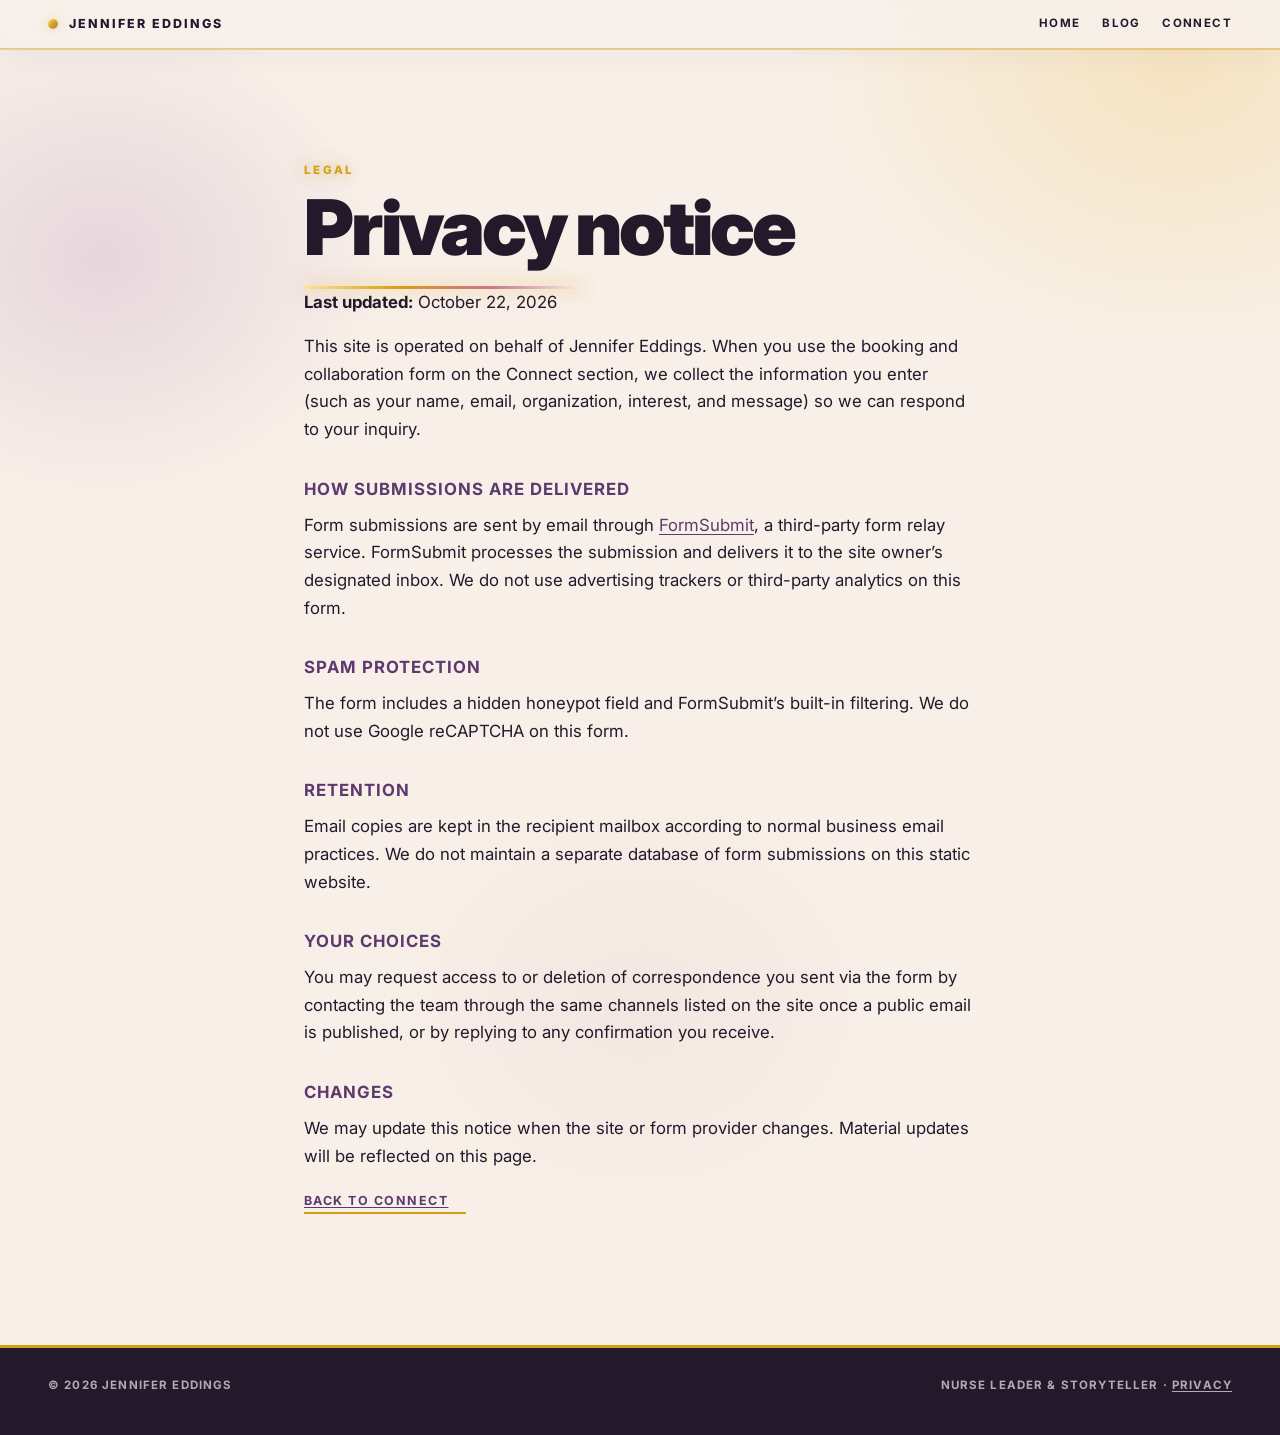
<file: docs/privacy.html>
<!DOCTYPE html>
<html lang="en">
<head>
  <meta charset="utf-8">
  <meta name="viewport" content="width=device-width, initial-scale=1">
  <title>Privacy | Jennifer Eddings</title>
  <meta name="description" content="How Jennifer Eddings’ website handles information you send through the contact form.">
  <link rel="canonical" href="https://otvagency.github.io/jennifer-eddings-website/privacy.html">
  <meta name="robots" content="noindex, follow">
  <link rel="icon" href="favicon.ico" sizes="32x32">
  <link rel="icon" href="images/favicon.svg" type="image/svg+xml">
  <link rel="stylesheet" href="css/main.css?v=20261022a">
</head>
<body class="page-legal">
  <header class="site-header">
    <a class="logo" href="index.html">
      <span class="logo-dot" aria-hidden="true"></span>
      <span>Jennifer Eddings</span>
    </a>
    <button type="button" class="nav-toggle" aria-expanded="false" aria-controls="site-nav" aria-label="Open menu">
      <span class="nav-toggle-bars" aria-hidden="true">
        <span class="nav-toggle-bar"></span>
        <span class="nav-toggle-bar"></span>
        <span class="nav-toggle-bar"></span>
      </span>
    </button>
    <nav class="nav" id="site-nav" aria-label="Primary">
      <a href="index.html">Home</a>
      <a href="blog.html">Blog</a>
      <a href="index.html#connect">Connect</a>
    </nav>
  </header>

  <main class="section legal-page">
    <div class="section-inner legal-inner">
      <p class="eyebrow">Legal</p>
      <h1 class="display-sans">Privacy notice</h1>
      <hr class="glitz-rule" aria-hidden="true">
      <div class="legal-body">
        <p><strong>Last updated:</strong> October 22, 2026</p>
        <p>This site is operated on behalf of Jennifer Eddings. When you use the booking and collaboration form on the Connect section, we collect the information you enter (such as your name, email, organization, interest, and message) so we can respond to your inquiry.</p>
        <h2>How submissions are delivered</h2>
        <p>Form submissions are sent by email through <a href="https://formsubmit.co" target="_blank" rel="noopener noreferrer">FormSubmit</a>, a third-party form relay service. FormSubmit processes the submission and delivers it to the site owner’s designated inbox. We do not use advertising trackers or third-party analytics on this form.</p>
        <h2>Spam protection</h2>
        <p>The form includes a hidden honeypot field and FormSubmit’s built-in filtering. We do not use Google reCAPTCHA on this form.</p>
        <h2>Retention</h2>
        <p>Email copies are kept in the recipient mailbox according to normal business email practices. We do not maintain a separate database of form submissions on this static website.</p>
        <h2>Your choices</h2>
        <p>You may request access to or deletion of correspondence you sent via the form by contacting the team through the same channels listed on the site once a public email is published, or by replying to any confirmation you receive.</p>
        <h2>Changes</h2>
        <p>We may update this notice when the site or form provider changes. Material updates will be reflected on this page.</p>
        <p><a class="link-arrow" href="index.html#connect">Back to Connect</a></p>
      </div>
    </div>
  </main>

  <footer class="site-footer">
    <p>© 2026 Jennifer Eddings</p>
    <p>Nurse leader &amp; storyteller · <a href="privacy.html">Privacy</a></p>
  </footer>
  <script src="js/main.js?v=20261022a"></script>
</body>
</html>
</file>
<file: docs/css/main.css>
@import url("https://fonts.googleapis.com/css2?family=Ibarra+Real+Nova:ital,wght@0,400;0,500;0,600;0,700;1,400;1,500;1,600&family=Inter:wght@400;500;600;700;800;900&display=swap");

:root {
  --bg: #f8f0e8;
  --bg-deep: #f0e2d4;
  --ink: #24192b;
  --muted: #6d6073;
  --plum: #5c3a6e;
  --plum-deep: #24192b;
  --plum-soft: #8a4fa3;
  --gold: #d4a017;
  --gold-soft: #f0c45a;
  --gold-bright: #ffe29a;
  --champagne: #f3d5b5;
  --rose: #c4788a;
  --cream: #fffaf5;
  --line: rgba(36, 25, 43, 0.12);
  --line-gold: rgba(212, 160, 23, 0.5);
  --font-sans: "Inter", system-ui, sans-serif;
  --font-serif: "Ibarra Real Nova", Georgia, serif;
}

*,
*::before,
*::after {
  box-sizing: border-box;
}

html {
  scroll-behavior: smooth;
}

body {
  margin: 0;
  background:
    radial-gradient(ellipse 55% 40% at 92% 4%, rgba(240, 196, 90, 0.28), transparent 55%),
    radial-gradient(ellipse 45% 35% at 8% 18%, rgba(138, 79, 163, 0.16), transparent 50%),
    radial-gradient(ellipse 40% 30% at 50% 70%, rgba(196, 120, 138, 0.08), transparent 55%),
    var(--bg);
  color: var(--ink);
  font-family: var(--font-sans);
  font-size: 1.05rem;
  line-height: 1.65;
  -webkit-font-smoothing: antialiased;
}

body.nav-open {
  overflow: hidden;
}

img,
video {
  display: block;
  max-width: 100%;
  height: auto;
}

a {
  color: inherit;
  text-decoration: none;
}

em {
  font-style: italic;
}

.site-header {
  display: flex;
  align-items: center;
  justify-content: space-between;
  gap: 1.5rem;
  padding: 0.85rem clamp(1.25rem, 4vw, 3rem);
  background: rgba(247, 241, 235, 0.88);
  backdrop-filter: blur(8px);
  border-bottom: 1px solid var(--line-gold);
  position: sticky;
  top: 0;
  z-index: 20;
}

.nav-toggle {
  display: none;
  align-items: center;
  justify-content: center;
  width: 2.75rem;
  height: 2.75rem;
  margin: 0;
  padding: 0;
  border: 1px solid var(--line-gold);
  background: var(--cream);
  color: var(--plum-deep);
  cursor: pointer;
  appearance: none;
  -webkit-appearance: none;
}

.nav-toggle-bars {
  display: flex;
  flex-direction: column;
  justify-content: space-between;
  width: 1.15rem;
  height: 0.85rem;
}

.nav-toggle-bar {
  display: block;
  height: 2px;
  background: currentColor;
  transition: transform 0.2s ease, opacity 0.2s ease;
}

.site-header.is-nav-open .nav-toggle-bar:nth-child(1) {
  transform: translateY(5.5px) rotate(45deg);
}

.site-header.is-nav-open .nav-toggle-bar:nth-child(2) {
  opacity: 0;
}

.site-header.is-nav-open .nav-toggle-bar:nth-child(3) {
  transform: translateY(-5.5px) rotate(-45deg);
}

.logo {
  display: inline-flex;
  align-items: center;
  gap: 0.65rem;
  font-size: 0.78rem;
  font-weight: 800;
  letter-spacing: 0.16em;
  text-transform: uppercase;
}

.logo-dot {
  width: 0.65rem;
  height: 0.65rem;
  border-radius: 50%;
  background: linear-gradient(135deg, var(--gold-bright), var(--gold), var(--rose));
  box-shadow: 0 0 12px rgba(240, 196, 90, 0.65);
  flex-shrink: 0;
}

.logo-mark {
  width: 3.5rem;
  height: 3.5rem;
  border-radius: 0;
  object-fit: contain;
  flex-shrink: 0;
}

.nav {
  display: flex;
  flex-wrap: wrap;
  justify-content: flex-end;
  gap: 0.35rem 1.35rem;
}

.nav a {
  font-size: 0.72rem;
  font-weight: 700;
  letter-spacing: 0.12em;
  text-transform: uppercase;
  color: var(--ink);
  transition: color 0.2s ease;
}

.nav a:hover,
.nav a[aria-current="page"] {
  color: var(--plum-soft);
}

/* —— Hero —— */
.hero {
  display: grid;
  grid-template-columns: 1fr 1fr;
  min-height: calc(100vh - 4.5rem);
  border-bottom: 3px solid transparent;
  border-image: linear-gradient(90deg, var(--gold), var(--gold-bright), var(--rose), var(--plum-soft), var(--gold)) 1;
  position: relative;
  overflow-x: clip;
  overflow-y: visible;
}

.hero-copy {
  display: flex;
  flex-direction: column;
  justify-content: center;
  padding: clamp(2.5rem, 6vw, 5rem) clamp(1.5rem, 5vw, 4.5rem);
  background:
    linear-gradient(145deg, #fffdf9 0%, var(--cream) 35%, #f6e8f4 70%, #f3e0c8 100%);
  position: relative;
  isolation: isolate;
}

.hero-copy::before {
  content: "";
  position: absolute;
  left: 0;
  top: 12%;
  bottom: 12%;
  width: 4px;
  background: linear-gradient(180deg, var(--gold-bright), var(--gold), var(--rose), var(--plum-soft));
  box-shadow: 0 0 18px rgba(240, 196, 90, 0.55);
}

.hero-name {
  margin: 0;
  font-family: var(--font-sans);
  font-size: clamp(3.2rem, 8.5vw, 7.5rem);
  font-weight: 900;
  letter-spacing: -0.045em;
  line-height: 1.18;
  color: var(--plum-deep);
  overflow: visible;
}

.hero-name-text {
  display: inline-block;
  max-width: 100%;
  padding: 0.18em 0.06em 0.3em;
  background-image: linear-gradient(
    110deg,
    var(--plum-deep) 12%,
    var(--plum) 28%,
    var(--plum-soft) 42%,
    #b8923a 52%,
    var(--plum-soft) 62%,
    var(--plum) 78%,
    var(--plum-deep) 92%
  );
  background-size: 220% 100%;
  background-repeat: no-repeat;
  background-position: 0% 50%;
  -webkit-background-clip: text;
  background-clip: text;
  -webkit-text-fill-color: transparent;
  color: transparent;
  text-shadow: none;
  filter: none;
  /* ~8s sweep, then ~10s rest, repeat */
  animation: name-shimmer 18s ease-in-out 0.35s infinite;
}

.hero-role {
  margin: 1.1rem 0 0;
  max-width: 14ch;
  font-family: var(--font-serif);
  font-size: clamp(1.85rem, 3.8vw, 3.35rem);
  font-weight: 500;
  letter-spacing: -0.03em;
  line-height: 1.12;
  color: var(--plum);
}

.hero-role .ital {
  font-style: italic;
  font-weight: 400;
  color: var(--gold);
}

.hero-intro {
  margin: 2rem 0 0;
  max-width: 28rem;
  color: var(--muted);
  font-size: 1rem;
}

.hero-intro strong {
  color: var(--ink);
  font-weight: 600;
}

.hero-actions {
  display: flex;
  flex-wrap: wrap;
  gap: 1rem 1.5rem;
  margin-top: 2.25rem;
}

.link-arrow {
  font-size: 0.78rem;
  font-weight: 700;
  letter-spacing: 0.12em;
  text-transform: uppercase;
  border-bottom: 2px solid var(--gold);
  padding-bottom: 0.25rem;
  transition: color 0.2s ease, border-color 0.2s ease;
}

.link-arrow:hover {
  color: var(--plum-soft);
  border-color: var(--plum-soft);
}

.link-arrow.link-solid {
  position: relative;
  overflow: hidden;
  background: linear-gradient(135deg, var(--plum-deep), var(--plum-soft) 55%, #4a2858);
  color: var(--cream);
  border: none;
  padding: 0.85rem 1.35rem;
  box-shadow: 0 8px 24px rgba(36, 25, 43, 0.22), 0 0 0 1px rgba(240, 196, 90, 0.25);
}

.link-arrow.link-solid::after {
  content: "";
  position: absolute;
  inset: 0;
  background: linear-gradient(
    110deg,
    transparent 20%,
    rgba(255, 250, 245, 0.35) 45%,
    transparent 70%
  );
  transform: translateX(-120%);
  animation: shine-sweep 3.8s ease-in-out infinite;
  pointer-events: none;
}

.link-arrow.link-solid:hover {
  background: linear-gradient(135deg, var(--plum), var(--plum-soft));
  color: var(--cream);
}

.hero-media {
  position: relative;
  min-height: 420px;
  background: var(--plum-deep);
  overflow: hidden;
}

.hero-media::after {
  content: "";
  position: absolute;
  inset: 0;
  background:
    linear-gradient(120deg, rgba(36, 25, 43, 0.2), transparent 45%),
    linear-gradient(0deg, rgba(212, 160, 23, 0.22), transparent 42%),
    radial-gradient(circle at 80% 20%, rgba(255, 226, 154, 0.25), transparent 35%);
  pointer-events: none;
  z-index: 1;
}

.hero-media img {
  width: 100%;
  height: 100%;
  object-fit: cover;
  object-position: center center;
  position: absolute;
  inset: 0;
  will-change: transform;
  transition: transform 0.2s linear;
}

/* —— Sections —— */
.section {
  padding: clamp(4rem, 9vw, 7.5rem) clamp(1.25rem, 5vw, 4rem);
  position: relative;
}

.section-inner {
  width: min(1120px, 100%);
  margin: 0 auto;
}

.eyebrow {
  margin: 0 0 0.75rem;
  font-size: 0.72rem;
  font-weight: 800;
  letter-spacing: 0.18em;
  text-transform: uppercase;
  color: var(--gold);
}

.display-serif {
  margin: 0;
  font-family: var(--font-serif);
  font-size: clamp(2.4rem, 5.5vw, 4.5rem);
  font-weight: 500;
  letter-spacing: -0.03em;
  line-height: 1.12;
  max-width: 16ch;
  color: var(--plum-deep);
}

.display-serif .ital {
  font-style: italic;
  color: var(--plum-soft);
}

.display-serif strong {
  color: var(--gold);
  font-weight: 600;
}

.display-sans {
  margin: 0;
  font-family: var(--font-sans);
  font-size: clamp(2.6rem, 6vw, 5.5rem);
  font-weight: 900;
  letter-spacing: -0.04em;
  line-height: 0.95;
  color: var(--plum-deep);
}

.lead {
  margin: 1.5rem 0 0;
  max-width: 36rem;
  color: var(--muted);
  font-size: 1.05rem;
}

.about-grid {
  display: grid;
  grid-template-columns: 1.1fr 0.9fr;
  gap: clamp(2rem, 5vw, 4rem);
  align-items: start;
  margin-top: 3rem;
}

.about-body p {
  margin: 0 0 1.15rem;
  color: var(--muted);
  max-width: 36rem;
}

.about-body p:last-child {
  margin-bottom: 0;
}

.about-mosaic {
  display: grid;
  grid-template-columns: 1.15fr 0.85fr;
  grid-template-rows: 1.1fr 0.9fr;
  gap: 0.85rem;
  min-height: 420px;
}

.about-mosaic figure {
  margin: 0;
  overflow: hidden;
  background: var(--plum-deep);
  outline: 1px solid var(--line-gold);
}

.about-mosaic img {
  width: 100%;
  height: 100%;
  object-fit: cover;
  transition: transform 0.5s ease;
}

.about-mosaic figure:hover img {
  transform: scale(1.03);
}

.mosaic-main {
  grid-row: 1 / span 2;
  min-height: 420px;
}

.mosaic-side img {
  object-position: center top;
}

.stat-row {
  display: flex;
  justify-content: space-between;
  gap: 1rem;
  flex-wrap: wrap;
  margin-top: 2.5rem;
  padding: 1.15rem 0;
  border-top: 1px solid var(--line-gold);
  border-bottom: 1px solid var(--line-gold);
  font-size: 0.72rem;
  font-weight: 800;
  letter-spacing: 0.14em;
  text-transform: uppercase;
  color: var(--plum);
}

.stat-row span {
  position: relative;
}

.stat-row span:not(:last-child)::after {
  content: "";
  display: none;
}

/* Collaborate */
.band-plum {
  background:
    radial-gradient(ellipse 50% 40% at 85% 15%, rgba(240, 196, 90, 0.22), transparent 55%),
    radial-gradient(ellipse 40% 35% at 10% 80%, rgba(196, 120, 138, 0.18), transparent 50%),
    linear-gradient(160deg, #3a2746 0%, var(--plum-deep) 50%, #160e1c 100%);
  color: var(--cream);
  overflow: clip;
}

.band-plum .eyebrow {
  color: var(--gold-soft);
}

.band-plum .display-sans,
.band-plum .display-serif,
.band-plum .service-card h3 {
  color: var(--cream);
}

.band-plum .lead,
.band-plum .service-card p {
  color: rgba(255, 250, 245, 0.72);
}

.band-plum .service-kicker {
  color: var(--gold);
}

.band-plum .service-card {
  border-top-color: rgba(200, 145, 45, 0.35);
}

.band-plum .link-arrow {
  color: var(--cream);
  border-bottom-color: var(--gold);
}

.band-plum .link-arrow.link-solid {
  background: linear-gradient(135deg, var(--gold-bright), var(--gold) 45%, #c17a1e);
  color: var(--plum-deep);
  border: none;
  box-shadow: 0 10px 28px rgba(212, 160, 23, 0.35);
}

.band-plum .link-arrow.link-solid:hover {
  background: linear-gradient(135deg, #fff0c2, var(--gold-soft));
  color: var(--plum-deep);
}

.band-plum .speak-banner figcaption {
  color: rgba(255, 250, 245, 0.55);
}

.services-head {
  display: grid;
  grid-template-columns: 1fr 1fr;
  gap: 2rem;
  align-items: end;
  margin-bottom: 3rem;
}

.service-grid {
  display: grid;
  grid-template-columns: repeat(3, 1fr);
  gap: 1.5rem;
}

.service-card {
  padding: 1.75rem 0;
  border-top: 2px solid var(--line-gold);
  transition: transform 0.35s ease, border-color 0.35s ease;
}

.service-card:hover {
  transform: translateY(-4px);
  border-top-color: var(--gold-bright);
}

.service-kicker {
  margin: 0;
  font-size: 0.72rem;
  font-weight: 800;
  letter-spacing: 0.14em;
  text-transform: uppercase;
  color: var(--gold);
}

.service-card h3 {
  margin: 0.55rem 0 0;
  font-family: var(--font-serif);
  font-size: 2rem;
  font-weight: 500;
  letter-spacing: -0.02em;
}

.service-card p {
  margin: 0.85rem 0 0;
  color: var(--muted);
  font-size: 0.98rem;
}

.speak-banner {
  margin: 3rem auto 0;
  overflow: hidden;
  background: rgba(0, 0, 0, 0.25);
  outline: 1px solid rgba(200, 145, 45, 0.35);
  max-width: 720px;
}

.speak-banner img {
  width: 100%;
  height: auto;
  aspect-ratio: auto;
  object-fit: contain;
  object-position: center top;
  display: block;
}

.speak-banner figcaption {
  margin: 0.85rem 0 0;
  font-size: 0.72rem;
  font-weight: 700;
  letter-spacing: 0.12em;
  text-transform: uppercase;
  color: var(--muted);
}

.collective-block {
  display: grid;
  grid-template-columns: 1.15fr 0.85fr;
  gap: 2.5rem;
  align-items: center;
  margin-top: 3.5rem;
  padding-top: 3rem;
  border-top: 1px solid rgba(200, 145, 45, 0.35);
}

.video-frame {
  background: #1a1220;
  overflow: hidden;
  outline: 1px solid rgba(200, 145, 45, 0.35);
}

.video-frame video {
  width: 100%;
  aspect-ratio: 16 / 9;
  object-fit: cover;
}

/* Connect */
.connect {
  background:
    linear-gradient(180deg, var(--bg-deep), var(--cream));
}

.connect-grid {
  display: grid;
  grid-template-columns: 1.1fr 0.9fr;
  gap: 3rem;
}

.pending {
  display: inline-block;
  margin-top: 1.5rem;
  margin-bottom: 0.5rem;
  font-size: 0.78rem;
  font-weight: 700;
  letter-spacing: 0.12em;
  text-transform: uppercase;
  color: var(--plum);
  border-bottom: 2px solid var(--line-gold);
  padding-bottom: 0.2rem;
}

.social-list {
  list-style: none;
  margin: 2rem 0 0;
  padding: 0;
  display: grid;
  gap: 0;
}

.social-list a {
  display: flex;
  justify-content: space-between;
  align-items: baseline;
  gap: 1rem;
  padding: 1.1rem 0;
  border-bottom: 1px solid var(--line-gold);
  font-size: 0.95rem;
  font-weight: 600;
  transition: color 0.2s ease;
}

.social-list a span {
  font-size: 0.72rem;
  font-weight: 700;
  letter-spacing: 0.1em;
  text-transform: uppercase;
  color: var(--muted);
}

.social-list a:hover {
  color: var(--plum-soft);
}

.inquiry-form {
  display: grid;
  gap: 1rem;
  align-content: start;
  padding: 1.75rem 1.5rem 1.85rem;
  background:
    linear-gradient(160deg, rgba(255, 253, 249, 0.96), rgba(246, 232, 244, 0.55));
  border: 1px solid var(--line-gold);
  box-shadow: 0 18px 40px rgba(36, 25, 43, 0.06);
}

.inquiry-form-label {
  margin: 0 0 0.35rem;
  font-size: 0.78rem;
  font-weight: 700;
  letter-spacing: 0.14em;
  text-transform: uppercase;
  color: var(--plum);
}

.inquiry-field {
  display: grid;
  gap: 0.4rem;
}

.inquiry-field span {
  font-size: 0.8rem;
  font-weight: 600;
  letter-spacing: 0.04em;
  color: var(--plum-deep);
}

.inquiry-field span em {
  font-style: normal;
  font-weight: 500;
  color: var(--muted);
}

.inquiry-field input,
.inquiry-field select,
.inquiry-field textarea {
  width: 100%;
  margin: 0;
  padding: 0.85rem 0.95rem;
  border: 1px solid rgba(36, 25, 43, 0.16);
  border-radius: 0;
  background: rgba(255, 250, 247, 0.92);
  color: var(--plum-deep);
  font: inherit;
  font-size: 1rem;
  line-height: 1.35;
  transition: border-color 0.2s ease, box-shadow 0.2s ease;
}

.inquiry-field textarea {
  resize: vertical;
  min-height: 8rem;
}

.inquiry-field input:focus,
.inquiry-field select:focus,
.inquiry-field textarea:focus,
.inquiry-field input:focus-visible,
.inquiry-field select:focus-visible,
.inquiry-field textarea:focus-visible {
  outline: none;
  border-color: var(--gold);
  box-shadow: 0 0 0 3px rgba(212, 160, 23, 0.28);
}

.inquiry-honey {
  position: absolute;
  left: -9999px;
  width: 1px;
  height: 1px;
  opacity: 0;
  pointer-events: none;
}

.inquiry-submit {
  justify-self: start;
  margin-top: 0.35rem;
  border: 0;
  cursor: pointer;
}

.inquiry-submit[disabled] {
  opacity: 0.65;
  cursor: wait;
}

.inquiry-status {
  margin: 0.25rem 0 0;
  font-size: 0.95rem;
  line-height: 1.45;
  color: var(--plum);
}

.inquiry-status:not([hidden]) {
  padding: 0.65rem 0.85rem;
  border-left: 3px solid var(--gold);
  background: rgba(212, 160, 23, 0.08);
}

.inquiry-status.is-error {
  color: #8a2f45;
}

.inquiry-status.is-error:not([hidden]) {
  border-left-color: #8a2f45;
  background: rgba(138, 47, 69, 0.08);
}

.inquiry-status.is-success {
  color: var(--plum-deep);
}

.inquiry-status.is-success:not([hidden]) {
  border-left-color: var(--plum);
  background: rgba(92, 58, 110, 0.08);
}

a:focus-visible,
button:focus-visible,
.filter-chip:focus-visible,
.nav-toggle:focus-visible {
  outline: 2px solid var(--gold);
  outline-offset: 3px;
}

.site-footer {
  padding: 1.75rem clamp(1.25rem, 4vw, 3rem) 2.5rem;
  display: flex;
  flex-wrap: wrap;
  justify-content: space-between;
  gap: 1rem;
  font-size: 0.72rem;
  font-weight: 700;
  letter-spacing: 0.1em;
  text-transform: uppercase;
  color: rgba(255, 250, 245, 0.65);
  background: var(--plum-deep);
  border-top: 3px solid var(--gold);
}

.site-footer p {
  margin: 0;
}

.site-footer a {
  color: inherit;
  text-decoration: underline;
  text-underline-offset: 0.2em;
}

.site-footer a:hover {
  color: var(--gold);
}

.inquiry-privacy {
  margin: 0.75rem 0 0;
  font-size: 0.82rem;
  line-height: 1.45;
  font-weight: 400;
  letter-spacing: 0;
  text-transform: none;
  color: rgba(45, 24, 56, 0.72);
}

.inquiry-privacy a {
  color: var(--plum);
  text-decoration: underline;
  text-underline-offset: 0.15em;
}

.inquiry-privacy a:hover {
  color: var(--plum-deep);
}

.legal-page {
  padding-top: clamp(5rem, 12vw, 7rem);
  min-height: 60vh;
}

.legal-inner {
  max-width: 42rem;
}

.legal-body h2 {
  margin: 2rem 0 0.5rem;
  font-family: var(--font-sans);
  font-size: 1.05rem;
  letter-spacing: 0.06em;
  text-transform: uppercase;
  color: var(--plum);
}

.legal-body p,
.legal-body ul {
  margin: 0 0 1rem;
  line-height: 1.65;
}

.legal-body a {
  color: var(--plum);
  text-decoration: underline;
  text-underline-offset: 0.15em;
}

.clc-mark {
  width: 3.5rem;
  height: auto;
  margin-bottom: 1.25rem;
  opacity: 0.9;
  filter: drop-shadow(0 0 12px rgba(200, 145, 45, 0.35));
}

/* —— Appearances / blog page —— */
.page-hero {
  position: relative;
  overflow: clip;
  padding: clamp(3.5rem, 8vw, 6rem) clamp(1.25rem, 5vw, 4rem) clamp(2rem, 4vw, 3rem);
  border-bottom: 1px solid var(--line-gold);
  background:
    radial-gradient(ellipse 45% 50% at 90% 10%, rgba(240, 196, 90, 0.22), transparent 55%),
    linear-gradient(135deg, var(--cream) 0%, var(--bg) 55%, #efe6f0 100%);
}

.page-hero .display-sans {
  margin-top: 0.35rem;
}

.page-hero .lead {
  margin-top: 1.25rem;
  max-width: 40rem;
}

.appearance-filters {
  display: flex;
  flex-wrap: wrap;
  gap: 0.65rem;
  margin-bottom: 2.5rem;
}

.filter-chip {
  display: inline-flex;
  align-items: center;
  margin: 0;
  padding: 0.45rem 0.9rem;
  border: 1px solid var(--line-gold);
  font-family: inherit;
  font-size: 0.72rem;
  font-weight: 800;
  letter-spacing: 0.12em;
  text-transform: uppercase;
  color: var(--muted);
  background: var(--cream);
  cursor: pointer;
  appearance: none;
  -webkit-appearance: none;
}

.filter-chip:hover {
  border-color: var(--plum-deep);
  color: var(--plum-deep);
}

.filter-chip.is-active,
.filter-chip.is-active:hover {
  background: var(--plum-deep);
  border-color: var(--plum-deep);
  color: var(--cream);
}

.appearance-card[hidden] {
  display: none;
}

.appearance-empty {
  margin: 0 0 2.5rem;
  font-family: var(--font-serif);
  font-size: 1.35rem;
  color: var(--muted);
}

.appearance-grid {
  display: grid;
  grid-template-columns: repeat(2, minmax(0, 1fr));
  gap: 2rem 1.75rem;
}

.appearance-card {
  display: grid;
  gap: 1.15rem;
  padding-bottom: 1.75rem;
  border-bottom: 1px solid var(--line-gold);
}

.appearance-media {
  position: relative;
  display: block;
  overflow: hidden;
  background: var(--plum-deep);
  aspect-ratio: 4 / 3;
}

.appearance-media img {
  width: 100%;
  height: 100%;
  object-fit: cover;
  object-position: center top;
  transition: transform 0.45s ease;
}

.appearance-card:hover .appearance-media img {
  transform: scale(1.03);
}

.appearance-tag {
  position: absolute;
  left: 0.85rem;
  top: 0.85rem;
  padding: 0.35rem 0.65rem;
  background: var(--gold);
  color: var(--plum-deep);
  font-size: 0.65rem;
  font-weight: 800;
  letter-spacing: 0.12em;
  text-transform: uppercase;
}

.appearance-meta {
  margin: 0 0 0.45rem;
  font-size: 0.72rem;
  font-weight: 800;
  letter-spacing: 0.12em;
  text-transform: uppercase;
  color: var(--gold);
}

.appearance-body h2 {
  margin: 0;
  font-family: var(--font-serif);
  font-size: clamp(1.45rem, 2.4vw, 1.85rem);
  font-weight: 500;
  letter-spacing: -0.02em;
  line-height: 1.2;
  color: var(--plum-deep);
}

.appearance-body h2 a:hover {
  color: var(--plum-soft);
}

.appearance-body p {
  margin: 0.75rem 0 0;
  color: var(--muted);
  font-size: 0.98rem;
}

.appearance-body .link-arrow {
  display: inline-flex;
  margin-top: 1.1rem;
}

.appearances-cta {
  margin-top: clamp(3rem, 7vw, 5rem);
  padding: clamp(2rem, 4vw, 3rem);
  background: var(--plum-deep);
  color: var(--cream);
  outline: 1px solid rgba(200, 145, 45, 0.35);
}

.appearances-cta .eyebrow {
  color: var(--gold-soft);
}

.appearances-cta .display-serif {
  color: var(--cream);
}

.appearances-cta .link-arrow {
  color: var(--cream);
  border-bottom-color: var(--gold);
}

.appearances-cta .link-arrow.link-solid {
  background: var(--gold);
  color: var(--plum-deep);
  border: none;
}

.feed-status {
  margin: 1rem 0 0;
  font-size: 0.78rem;
  font-weight: 700;
  letter-spacing: 0.1em;
  text-transform: uppercase;
  color: var(--plum-soft);
}

.social-strip {
  margin: 3rem 0 0;
  padding: 1.75rem 0;
  border-top: 1px solid var(--line-gold);
  border-bottom: 1px solid var(--line-gold);
}

.social-strip-links {
  display: flex;
  flex-wrap: wrap;
  gap: 1rem 1.5rem;
  margin-top: 1rem;
}

.blog-loading {
  grid-column: 1 / -1;
  padding: 2rem 0;
  color: var(--muted);
  font-family: var(--font-serif);
  font-size: 1.25rem;
}

@media (max-width: 900px) {
  .hero,
  .about-grid,
  .services-head,
  .service-grid,
  .collective-block,
  .connect-grid,
  .about-mosaic,
  .appearance-grid {
    grid-template-columns: 1fr;
  }

  .about-mosaic {
    grid-template-rows: auto;
  }

  .mosaic-main {
    grid-row: auto;
    min-height: 360px;
  }

  .hero {
    min-height: 0;
  }

  .hero-media {
    min-height: 70vw;
    order: -1;
  }

  .nav-toggle {
    display: inline-flex;
    flex-shrink: 0;
  }

  .nav {
    display: none;
    position: absolute;
    top: 100%;
    left: 0;
    right: 0;
    flex-direction: column;
    align-items: stretch;
    gap: 0;
    padding: 0.5rem clamp(1.25rem, 4vw, 3rem) 1rem;
    background: rgba(247, 241, 235, 0.98);
    border-bottom: 1px solid var(--line-gold);
    box-shadow: 0 12px 28px rgba(36, 25, 43, 0.08);
  }

  .site-header.is-nav-open .nav {
    display: flex;
  }

  .nav a {
    padding: 0.85rem 0;
    border-bottom: 1px solid var(--line);
    font-size: 0.8rem;
  }

  .nav a:last-child {
    border-bottom: 0;
  }

  .hero-name {
    font-size: clamp(3rem, 14vw, 4.5rem);
  }

  .hero-copy::before {
    top: 0;
    bottom: auto;
    width: 100%;
    height: 4px;
    background: linear-gradient(90deg, var(--gold-bright), var(--gold), var(--rose), var(--plum-soft));
  }
}

/* —— Glitz, glitter, scroll motion (extra glam) —— */
.sparkle-field {
  position: absolute;
  inset: 0;
  overflow: hidden;
  pointer-events: none;
  z-index: 0;
}

.hero-media .sparkle-field {
  z-index: 2;
}

.sparkle {
  position: absolute;
  width: 5px;
  height: 5px;
  border-radius: 50%;
  background: var(--gold-bright);
  box-shadow:
    0 0 8px rgba(255, 226, 154, 1),
    0 0 18px rgba(212, 160, 23, 0.85),
    0 0 28px rgba(240, 196, 90, 0.45);
  opacity: 0;
  animation: twinkle var(--twinkle-duration, 2.6s) ease-in-out infinite;
  animation-delay: var(--twinkle-delay, 0s);
}

.sparkle.is-star {
  width: 12px;
  height: 12px;
  border-radius: 0;
  box-shadow:
    0 0 10px rgba(255, 226, 154, 0.9),
    0 0 22px rgba(212, 160, 23, 0.55);
  clip-path: polygon(50% 0%, 61% 35%, 98% 35%, 68% 57%, 79% 91%, 50% 70%, 21% 91%, 32% 57%, 2% 35%, 39% 35%);
  background: linear-gradient(135deg, #fff, var(--gold-bright), var(--gold), var(--rose));
}

.sparkle.is-diamond {
  width: 8px;
  height: 8px;
  border-radius: 1px;
  transform: rotate(45deg);
  background: linear-gradient(135deg, #fff 10%, var(--gold-bright), var(--rose));
  box-shadow:
    0 0 10px rgba(255, 255, 255, 0.9),
    0 0 20px rgba(196, 120, 138, 0.55);
}

.sparkle.is-drift {
  width: 3px;
  height: 3px;
  animation:
    twinkle var(--twinkle-duration, 2.6s) ease-in-out infinite,
    glitter-fall var(--fall-duration, 7s) linear infinite;
  animation-delay: var(--twinkle-delay, 0s), var(--fall-delay, 0s);
}

.cursor-glitter {
  position: fixed;
  top: 0;
  left: 0;
  width: var(--size, 10px);
  height: var(--size, 10px);
  margin: 0;
  border-radius: 50%;
  pointer-events: none;
  z-index: 9999;
  background: radial-gradient(circle, #fff 0%, var(--gold-bright) 40%, var(--gold) 70%, transparent 75%);
  box-shadow:
    0 0 10px rgba(255, 226, 154, 1),
    0 0 22px rgba(212, 160, 23, 0.85),
    0 0 36px rgba(240, 196, 90, 0.45);
  opacity: 0.95;
  will-change: transform, opacity;
  animation: cursor-trail var(--life, 900ms) ease-out forwards;
}

.cursor-glitter.is-star {
  border-radius: 0;
  clip-path: polygon(50% 0%, 61% 35%, 98% 35%, 68% 57%, 79% 91%, 50% 70%, 21% 91%, 32% 57%, 2% 35%, 39% 35%);
  background: linear-gradient(135deg, #fff, var(--gold-bright), var(--gold), var(--rose));
  box-shadow:
    0 0 12px rgba(255, 226, 154, 1),
    0 0 24px rgba(212, 160, 23, 0.7);
}

.cursor-glitter.is-diamond {
  border-radius: 1px;
  background: linear-gradient(135deg, #fff, var(--gold-bright), var(--rose));
  box-shadow:
    0 0 12px rgba(255, 255, 255, 0.95),
    0 0 20px rgba(196, 120, 138, 0.55);
}

.foil-sheen {
  position: absolute;
  inset: 0;
  pointer-events: none;
  z-index: 0;
  background:
    linear-gradient(
      115deg,
      transparent 0%,
      rgba(255, 226, 154, 0.08) 28%,
      rgba(255, 255, 255, 0.28) 42%,
      rgba(196, 120, 138, 0.12) 52%,
      transparent 68%
    );
  background-size: 220% 100%;
  animation: foil-slide 5.5s ease-in-out infinite;
  mix-blend-mode: soft-light;
}

.hero-copy .foil-sheen {
  z-index: 0;
}

.hero-media .foil-sheen {
  z-index: 2;
  mix-blend-mode: overlay;
  opacity: 0.75;
}

.glam-frame {
  position: relative;
}

.glam-frame::before {
  content: "";
  position: absolute;
  inset: -2px;
  padding: 2px;
  background: linear-gradient(
    120deg,
    var(--gold-bright),
    var(--rose),
    var(--plum-soft),
    var(--gold),
    var(--gold-bright)
  );
  background-size: 300% 300%;
  animation: border-glam 4s linear infinite;
  -webkit-mask:
    linear-gradient(#000 0 0) content-box,
    linear-gradient(#000 0 0);
  mask:
    linear-gradient(#000 0 0) content-box,
    linear-gradient(#000 0 0);
  -webkit-mask-composite: xor;
  mask-composite: exclude;
  pointer-events: none;
  z-index: 3;
}

.hero-copy > *:not(.sparkle-field):not(.foil-sheen),
.band-plum .section-inner > *,
.page-hero .section-inner > * {
  position: relative;
  z-index: 1;
}

.glitz-rule {
  height: 3px;
  width: min(280px, 65%);
  margin: 1.35rem 0 0;
  border: 0;
  background: linear-gradient(90deg, var(--gold-bright), var(--gold), var(--rose), transparent);
  box-shadow:
    0 0 16px rgba(240, 196, 90, 0.85),
    0 0 28px rgba(196, 120, 138, 0.35);
  animation: rule-pulse 2.8s ease-in-out infinite;
}

.eyebrow {
  text-shadow:
    0 0 12px rgba(212, 160, 23, 0.45),
    0 0 28px rgba(240, 196, 90, 0.25);
  letter-spacing: 0.2em;
}

.band-plum .eyebrow {
  text-shadow:
    0 0 16px rgba(240, 196, 90, 0.75),
    0 0 32px rgba(255, 226, 154, 0.35);
}

.hero-name-text {
  filter: none;
  text-shadow: none;
}

.hero-role .ital {
  text-shadow: 0 0 18px rgba(240, 196, 90, 0.55);
}

.stat-row {
  background: linear-gradient(90deg, rgba(240, 196, 90, 0.2), transparent 35%, rgba(196, 120, 138, 0.12), transparent 75%, rgba(138, 79, 163, 0.12));
  box-shadow: inset 0 0 24px rgba(240, 196, 90, 0.08);
}

.stat-row span {
  text-shadow: 0 0 12px rgba(212, 160, 23, 0.2);
}

.social-list a:hover {
  color: var(--plum-soft);
  text-shadow: 0 0 18px rgba(138, 79, 163, 0.35);
}

.social-list a:hover span {
  color: var(--gold);
}

.link-arrow {
  position: relative;
}

.link-arrow:not(.link-solid)::after {
  content: "✦";
  margin-left: 0.35rem;
  color: var(--gold);
  opacity: 0;
  transition: opacity 0.2s ease, transform 0.2s ease;
  display: inline-block;
  transform: translateX(-4px);
}

.link-arrow:not(.link-solid):hover::after {
  opacity: 1;
  transform: translateX(0);
}

.link-arrow.link-solid {
  letter-spacing: 0.14em;
  text-shadow: 0 0 12px rgba(255, 250, 245, 0.25);
}

.band-plum .link-arrow.link-solid {
  animation: gold-glow 2.4s ease-in-out infinite;
}

.appearance-tag {
  box-shadow: 0 0 16px rgba(212, 160, 23, 0.55);
  animation: tag-glint 3.2s ease-in-out infinite;
}

.site-header {
  box-shadow: 0 1px 0 rgba(212, 160, 23, 0.35), 0 8px 28px rgba(36, 25, 43, 0.04);
}

.logo-mark {
  filter: drop-shadow(0 0 10px rgba(212, 160, 23, 0.45));
  animation: mark-glow 3.6s ease-in-out infinite;
}

.clc-mark {
  filter: drop-shadow(0 0 18px rgba(240, 196, 90, 0.55));
  animation: mark-glow 3.6s ease-in-out infinite;
}

.display-serif strong {
  text-shadow: 0 0 20px rgba(212, 160, 23, 0.35);
}

.about-mosaic figure {
  outline: 1px solid var(--line-gold);
  box-shadow: 0 0 0 1px rgba(240, 196, 90, 0.15), 0 12px 32px rgba(36, 25, 43, 0.08);
}

.speak-banner {
  outline: 1px solid rgba(240, 196, 90, 0.55);
  box-shadow: 0 0 40px rgba(212, 160, 23, 0.18);
}

.video-frame {
  outline: 1px solid rgba(240, 196, 90, 0.55);
  box-shadow: 0 0 36px rgba(212, 160, 23, 0.2);
}

.filter-chip.is-active {
  box-shadow: 0 0 18px rgba(138, 79, 163, 0.35);
}

.js .reveal {
  opacity: 0;
  transform: translateY(40px);
  transition:
    opacity 0.85s cubic-bezier(0.22, 1, 0.36, 1),
    transform 0.85s cubic-bezier(0.22, 1, 0.36, 1),
    filter 0.85s ease;
  filter: blur(2px);
}

.js .reveal.is-in {
  opacity: 1;
  transform: none;
  filter: none;
}

.js .reveal-left {
  transform: translateX(-36px);
}

.js .reveal-left.is-in {
  transform: none;
}

.js .reveal-scale {
  transform: scale(0.92);
}

.js .reveal-scale.is-in {
  transform: none;
}

.js .reveal-stagger > .reveal:nth-child(1) { transition-delay: 0.05s; }
.js .reveal-stagger > .reveal:nth-child(2) { transition-delay: 0.15s; }
.js .reveal-stagger > .reveal:nth-child(3) { transition-delay: 0.25s; }
.js .reveal-stagger > .reveal:nth-child(4) { transition-delay: 0.35s; }
.js .reveal-stagger > .reveal:nth-child(5) { transition-delay: 0.45s; }
.js .reveal-stagger > .reveal:nth-child(6) { transition-delay: 0.55s; }

.hero-entrance .hero-name,
.hero-entrance .hero-role,
.hero-entrance .hero-intro,
.hero-entrance .hero-actions,
.hero-entrance .glitz-rule {
  animation: rise-in 0.95s cubic-bezier(0.22, 1, 0.36, 1) both;
}

.hero-entrance .hero-role { animation-delay: 0.12s; }
.hero-entrance .glitz-rule { animation-delay: 0.18s; }
.hero-entrance .hero-intro { animation-delay: 0.24s; }
.hero-entrance .hero-actions { animation-delay: 0.36s; }

.hero-media.hero-entrance img {
  animation: media-in 1.2s cubic-bezier(0.22, 1, 0.36, 1) both;
}

@keyframes name-shimmer {
  0% { background-position: 0% 50%; }
  44% { background-position: 100% 50%; }
  44.01%,
  100% { background-position: 100% 50%; }
}

@keyframes shine-sweep {
  0%,
  40% { transform: translateX(-130%); }
  70%,
  100% { transform: translateX(130%); }
}

@keyframes twinkle {
  0%,
  100% { opacity: 0; transform: scale(0.35) rotate(0deg); }
  35% { opacity: 1; transform: scale(1.25) rotate(12deg); }
  65% { opacity: 0.45; transform: scale(0.85) rotate(-8deg); }
}

@keyframes glitter-fall {
  0% { translate: 0 -10%; }
  100% { translate: 12px 110%; }
}

@keyframes cursor-trail {
  0% {
    opacity: 1;
    transform: translate3d(var(--x), var(--y), 0) scale(1) rotate(0deg);
  }
  100% {
    opacity: 0;
    transform: translate3d(
        calc(var(--x) + var(--dx, 0px)),
        calc(var(--y) + var(--dy, 14px)),
        0
      )
      scale(0.15)
      rotate(40deg);
  }
}

@keyframes foil-slide {
  0%,
  100% { background-position: 0% 50%; }
  50% { background-position: 100% 50%; }
}

@keyframes border-glam {
  0% { background-position: 0% 50%; }
  100% { background-position: 300% 50%; }
}

@keyframes rule-pulse {
  0%,
  100% { opacity: 0.75; filter: brightness(1); }
  50% { opacity: 1; filter: brightness(1.35); }
}

@keyframes gold-glow {
  0%,
  100% { box-shadow: 0 10px 28px rgba(212, 160, 23, 0.35), 0 0 0 1px rgba(255, 226, 154, 0.25); }
  50% { box-shadow: 0 14px 40px rgba(240, 196, 90, 0.55), 0 0 24px rgba(255, 226, 154, 0.45); }
}

@keyframes tag-glint {
  0%,
  100% { filter: brightness(1); }
  50% { filter: brightness(1.2); }
}

@keyframes mark-glow {
  0%,
  100% { filter: drop-shadow(0 0 10px rgba(212, 160, 23, 0.4)); }
  50% { filter: drop-shadow(0 0 22px rgba(240, 196, 90, 0.75)); }
}

@keyframes rise-in {
  from {
    opacity: 0;
    transform: translateY(28px);
  }
  to {
    opacity: 1;
    transform: none;
  }
}

@keyframes media-in {
  from {
    opacity: 0;
    transform: scale(1.08);
  }
  to {
    opacity: 1;
    transform: scale(1);
  }
}

@media (prefers-reduced-motion: reduce) {
  html {
    scroll-behavior: auto;
  }

  .hero-name,
  .hero-name-text,
  .link-arrow.link-solid::after,
  .sparkle,
  .foil-sheen,
  .glam-frame::before,
  .glitz-rule,
  .band-plum .link-arrow.link-solid,
  .appearance-tag,
  .logo-mark,
  .clc-mark,
  .hero-entrance .hero-name,
  .hero-entrance .hero-role,
  .hero-entrance .hero-intro,
  .hero-entrance .hero-actions,
  .hero-entrance .glitz-rule,
  .hero-media.hero-entrance img {
    animation: none !important;
  }

  .cursor-glitter {
    display: none !important;
  }

  .js .reveal,
  .js .reveal-left,
  .js .reveal-scale {
    opacity: 1;
    transform: none;
    filter: none;
    transition: none;
  }

  .hero-name {
    color: var(--plum-deep);
  }

  .hero-name-text {
    color: var(--plum-deep);
    background: none;
    -webkit-background-clip: unset;
    background-clip: unset;
    -webkit-text-fill-color: unset;
    filter: none;
  }
}
</file>
